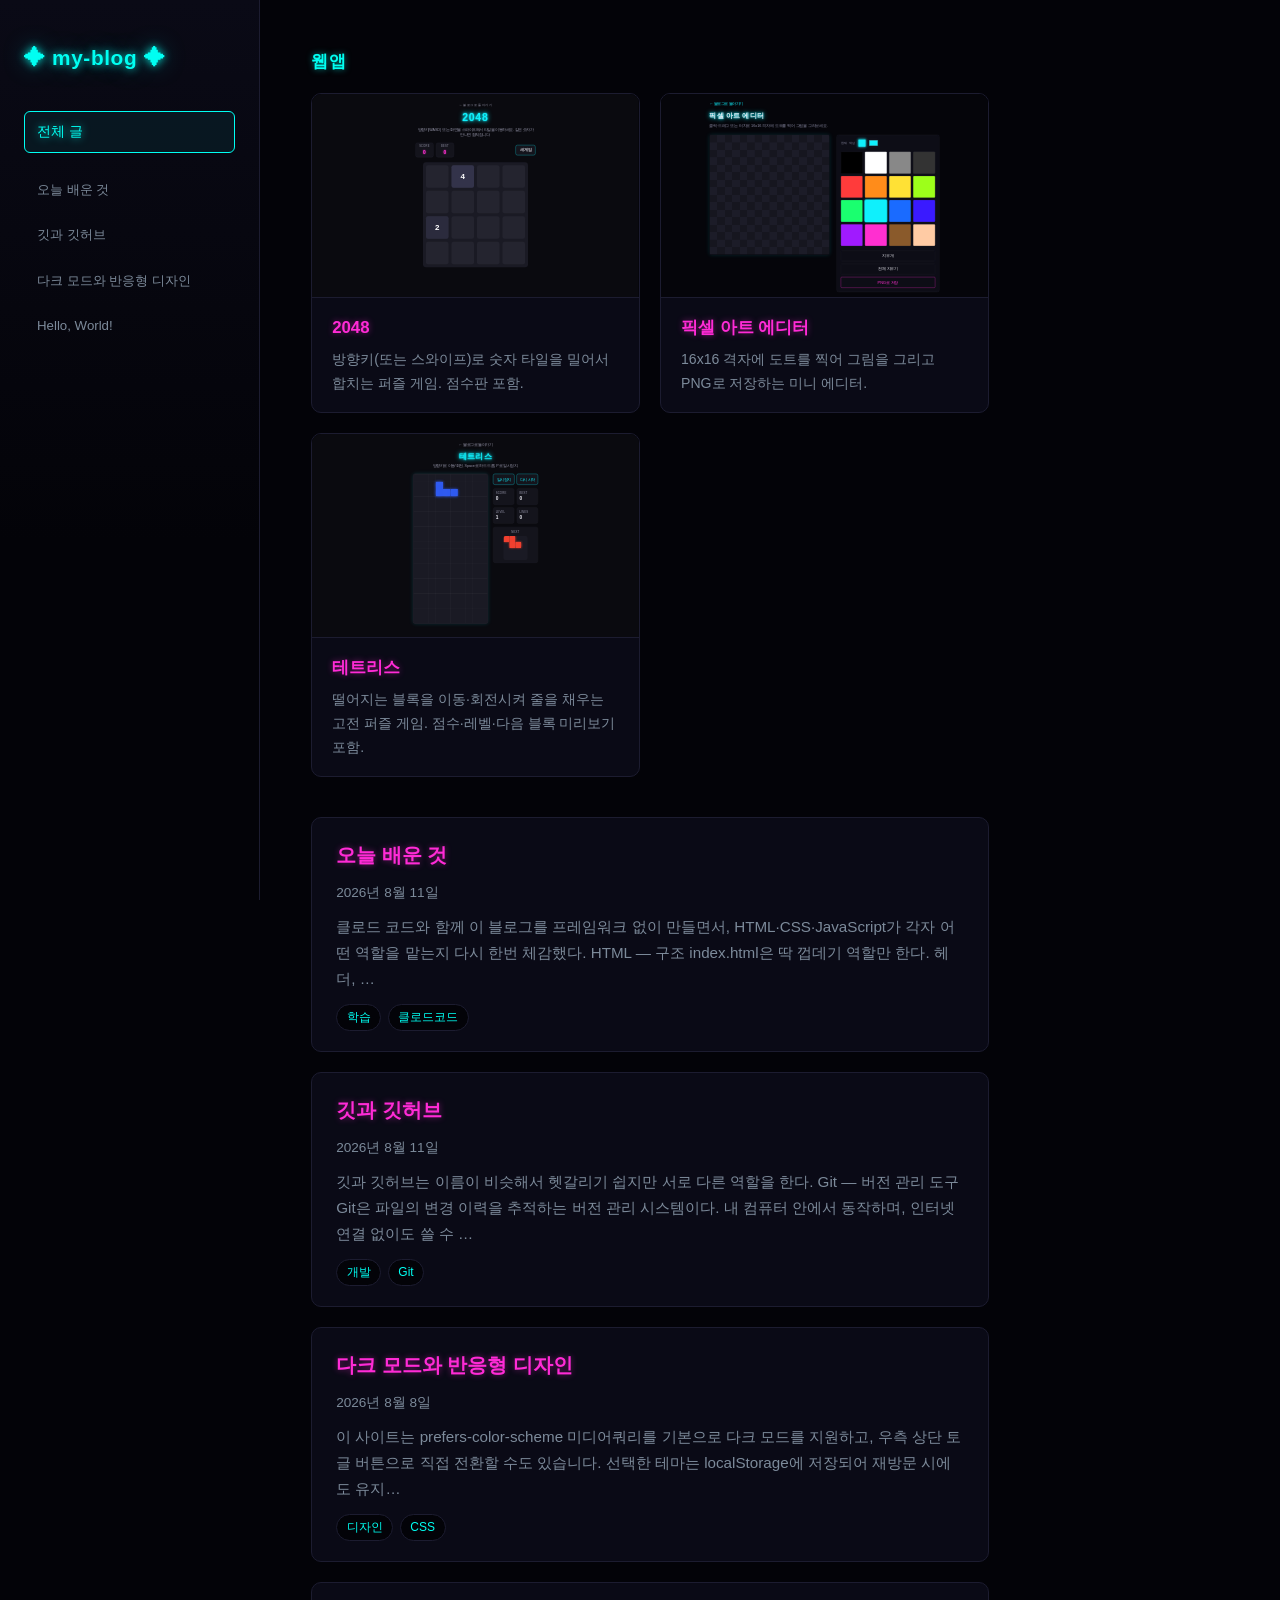
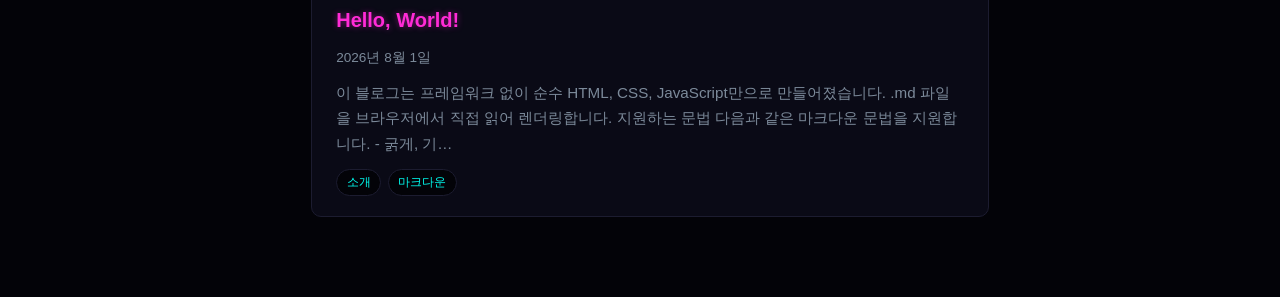
<file: index.html>
<!DOCTYPE html>
<html lang="ko">
<head>
  <meta charset="UTF-8">
  <meta name="viewport" content="width=device-width, initial-scale=1">
  <title>my-blog</title>
  <link rel="stylesheet" href="css/style.css">
</head>
<body>
  <div class="shell">
    <aside class="sidebar">
      <a class="site-title" href="#/">✦ my-blog ✦</a>
      <nav id="post-nav" class="post-nav" aria-label="글 목록"></nav>
    </aside>

    <main id="app" class="content"></main>
  </div>

  <script src="js/frontmatter.js"></script>
  <script src="js/markdown.js"></script>
  <script src="js/app.js"></script>
</body>
</html>
</file>
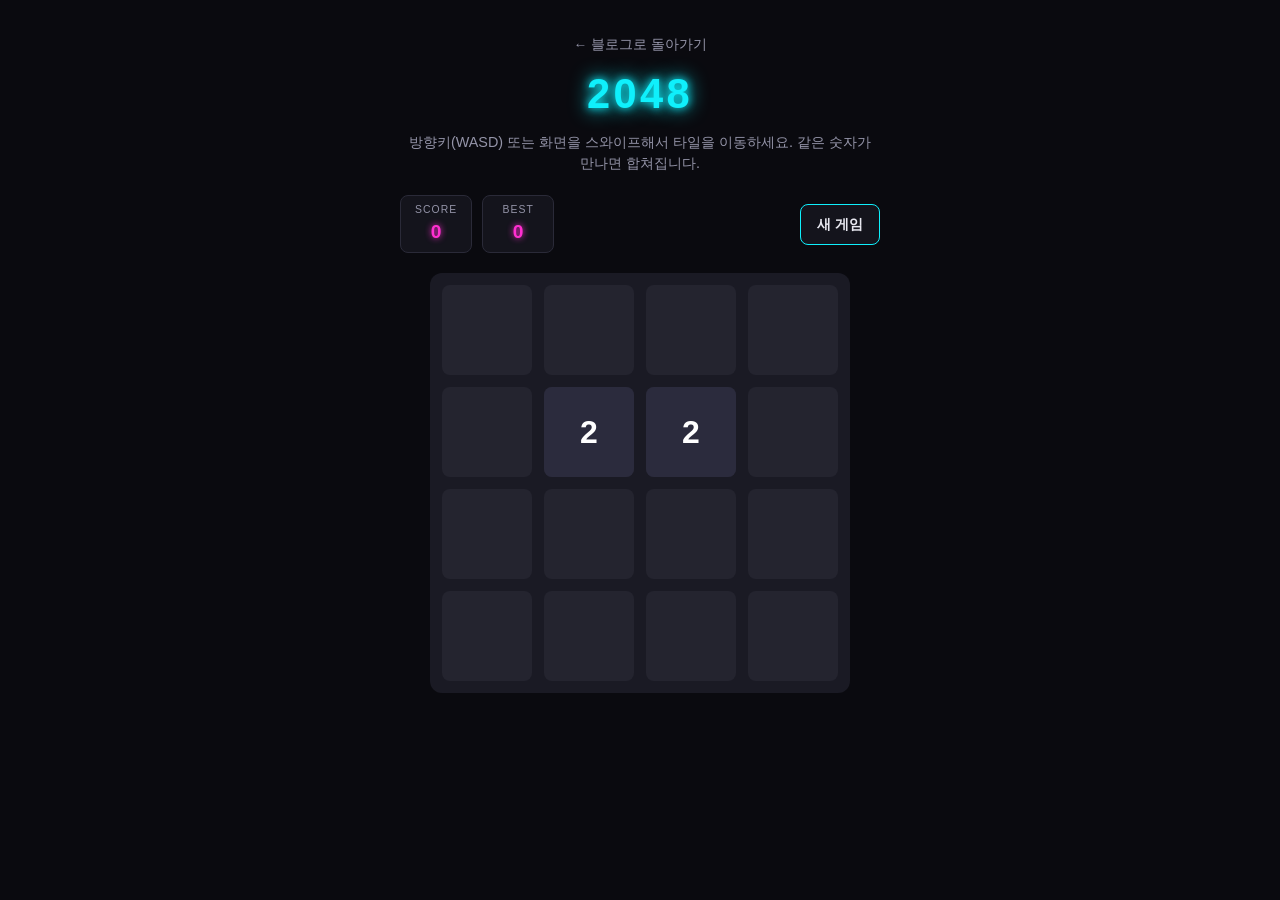
<file: apps/2048/index.html>
<!DOCTYPE html>
<html lang="ko">
<head>
<meta charset="UTF-8" />
<meta name="viewport" content="width=device-width, initial-scale=1, maximum-scale=1, user-scalable=no" />
<title>2048</title>
<link rel="stylesheet" href="style.css" />
</head>
<body>
<div class="app">
  <header class="header">
    <a class="back-link" href="../../index.html">← 블로그로 돌아가기</a>
    <h1 class="title">2048</h1>
    <p class="hint">방향키(WASD) 또는 화면을 스와이프해서 타일을 이동하세요. 같은 숫자가 만나면 합쳐집니다.</p>
  </header>

  <div class="toolbar">
    <div class="scoreboard" aria-live="polite">
      <div class="score-box">
        <span class="score-label">SCORE</span>
        <span class="score-value" id="score">0</span>
      </div>
      <div class="score-box">
        <span class="score-label">BEST</span>
        <span class="score-value" id="best">0</span>
      </div>
    </div>
    <button type="button" class="btn restart-btn" id="restart-btn">새 게임</button>
  </div>

  <div class="board-wrap">
    <div class="board" id="board" role="img" aria-label="2048 게임 보드">
      <div class="grid-bg" id="grid-bg"></div>
      <div class="tile-layer" id="tile-layer"></div>
    </div>

    <div class="overlay" id="win-overlay" hidden>
      <div class="overlay-panel">
        <p class="overlay-title">You Win!</p>
        <p class="overlay-text">2048 타일을 만들었습니다!</p>
        <div class="overlay-actions">
          <button type="button" class="btn" id="continue-btn">계속하기</button>
          <button type="button" class="btn" id="win-restart-btn">다시 시작</button>
        </div>
      </div>
    </div>

    <div class="overlay" id="lose-overlay" hidden>
      <div class="overlay-panel">
        <p class="overlay-title">Game Over</p>
        <p class="overlay-text">최종 점수: <span id="final-score">0</span></p>
        <div class="overlay-actions">
          <button type="button" class="btn" id="lose-restart-btn">다시 시작</button>
        </div>
      </div>
    </div>
  </div>
</div>

<script src="game.js" defer></script>
</body>
</html>
</file>
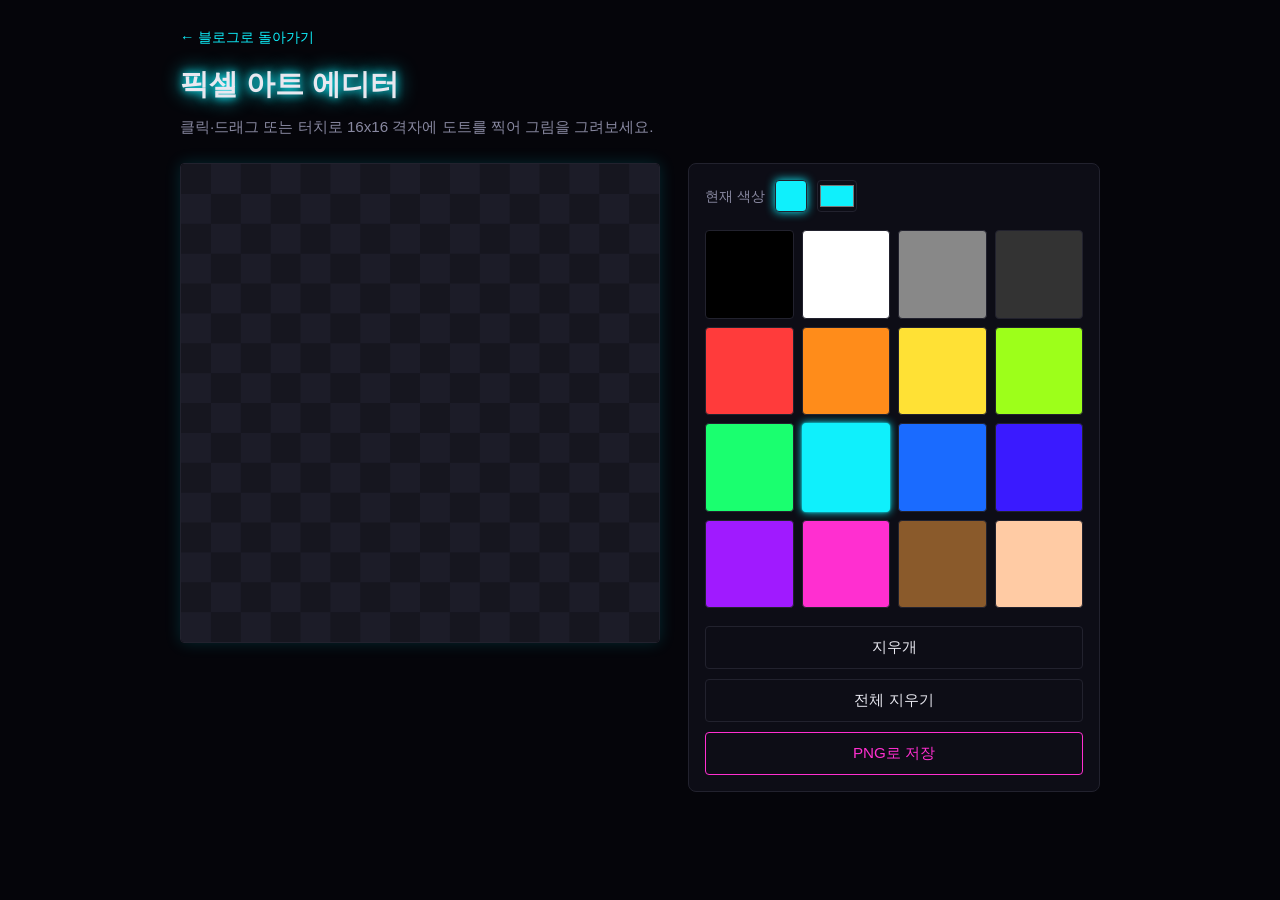
<file: apps/pixel-editor/index.html>
<!DOCTYPE html>
<html lang="ko">
<head>
<meta charset="UTF-8" />
<meta name="viewport" content="width=device-width, initial-scale=1, maximum-scale=1, user-scalable=no" />
<title>픽셀 아트 에디터</title>
<link rel="stylesheet" href="style.css" />
</head>
<body>
<div class="app">
  <header class="header">
    <a class="back-link" href="../../index.html">← 블로그로 돌아가기</a>
    <h1 class="title">픽셀 아트 에디터</h1>
    <p class="hint">클릭·드래그 또는 터치로 16x16 격자에 도트를 찍어 그림을 그려보세요.</p>
  </header>

  <div class="main">
    <div class="canvas-block">
      <canvas id="pixel-canvas" role="img" aria-label="16x16 픽셀 아트 캔버스"></canvas>
    </div>

    <div class="control-panel">
      <div class="current-color-row">
        <span class="current-color-label">현재 색상</span>
        <div class="current-color-preview" id="current-color-preview"></div>
        <input type="color" id="custom-color" class="custom-color-input" aria-label="커스텀 색상 선택" value="#0ff0fc" />
      </div>

      <div class="palette" id="palette"></div>

      <div class="tool-row">
        <button type="button" class="btn tool-btn" id="eraser-btn" aria-pressed="false" aria-label="지우개">지우개</button>
        <button type="button" class="btn tool-btn" id="clear-btn">전체 지우기</button>
        <button type="button" class="btn tool-btn save-btn" id="save-btn">PNG로 저장</button>
      </div>
    </div>
  </div>
</div>

<script src="editor.js" defer></script>
</body>
</html>
</file>
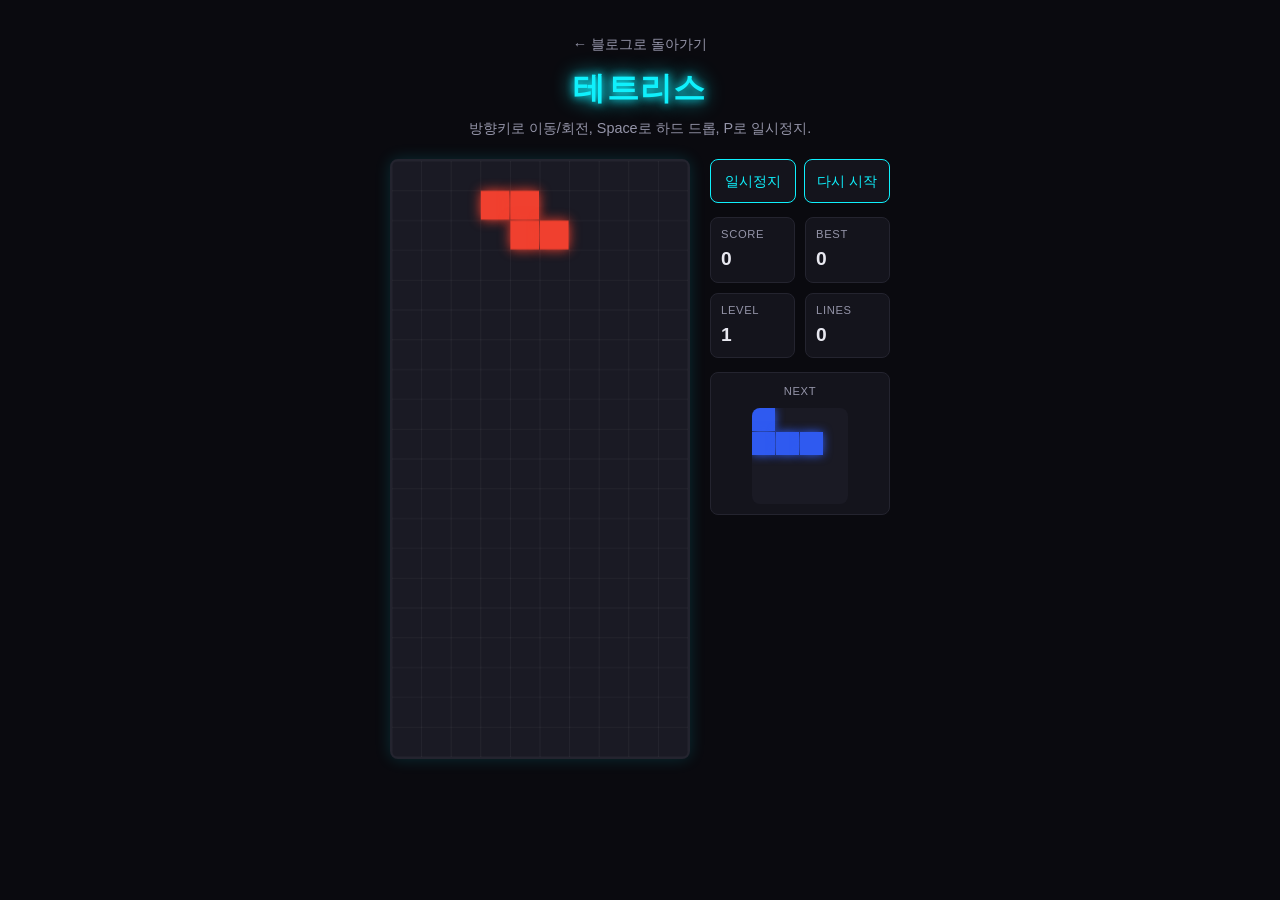
<file: apps/tetris/index.html>
<!DOCTYPE html>
<html lang="ko">
<head>
<meta charset="UTF-8" />
<meta name="viewport" content="width=device-width, initial-scale=1, maximum-scale=1, user-scalable=no" />
<title>테트리스</title>
<link rel="stylesheet" href="style.css" />
</head>
<body>
<div class="app">
  <header class="header">
    <a class="back-link" href="../../index.html">← 블로그로 돌아가기</a>
    <h1 class="title">테트리스</h1>
    <p class="hint">방향키로 이동/회전, Space로 하드 드롭, P로 일시정지.</p>
  </header>

  <div class="game-area">
    <div class="board-wrap">
      <canvas id="board" class="board" role="img" aria-label="테트리스 게임 보드"></canvas>

      <div class="overlay" id="pause-overlay" hidden>
        <div class="overlay-panel">
          <p class="overlay-title">PAUSED</p>
          <button type="button" class="btn" id="resume-btn">재개</button>
        </div>
      </div>

      <div class="overlay" id="gameover-overlay" hidden>
        <div class="overlay-panel">
          <p class="overlay-title">Game Over</p>
          <p class="overlay-text">최종 점수: <span id="final-score">0</span></p>
          <div class="overlay-actions">
            <button type="button" class="btn" id="gameover-restart-btn">다시 시작</button>
          </div>
        </div>
      </div>
    </div>

    <aside class="side-panel">
      <div class="panel-buttons">
        <button type="button" class="btn" id="pause-btn">일시정지</button>
        <button type="button" class="btn" id="restart-btn">다시 시작</button>
      </div>

      <div class="stats" aria-live="polite">
        <div class="stat-box">
          <span class="stat-label">SCORE</span>
          <span class="stat-value" id="score">0</span>
        </div>
        <div class="stat-box">
          <span class="stat-label">BEST</span>
          <span class="stat-value" id="best">0</span>
        </div>
        <div class="stat-box">
          <span class="stat-label">LEVEL</span>
          <span class="stat-value" id="level">1</span>
        </div>
        <div class="stat-box">
          <span class="stat-label">LINES</span>
          <span class="stat-value" id="lines">0</span>
        </div>
      </div>

      <div class="next-box">
        <span class="stat-label">NEXT</span>
        <canvas id="next" class="next-canvas" width="96" height="96"></canvas>
      </div>
    </aside>
  </div>

  <div class="touch-controls">
    <button type="button" class="touch-btn" id="btn-left" aria-label="왼쪽으로 이동">◀</button>
    <button type="button" class="touch-btn" id="btn-rotate" aria-label="회전">⟳</button>
    <button type="button" class="touch-btn" id="btn-down" aria-label="소프트 드롭">▼</button>
    <button type="button" class="touch-btn" id="btn-right" aria-label="오른쪽으로 이동">▶</button>
  </div>
</div>

<script src="game.js" defer></script>
</body>
</html>
</file>
<file: css/style.css>
:root {
  --bg: #030308;
  --bg-elevated: #0a0a16;
  --text: #dff6ff;
  --text-muted: #7c8a9a;
  --accent: #00fff2;
  --accent-2: #ff2bd6;
  --border: #1c1c30;
  --code-bg: #08080f;
}

* {
  box-sizing: border-box;
}

html {
  color-scheme: dark;
}

body {
  margin: 0;
  background: var(--bg);
  color: var(--text);
  font-family: -apple-system, BlinkMacSystemFont, "Segoe UI", "Noto Sans KR", Roboto, Helvetica, Arial, sans-serif;
  line-height: 1.7;
  -webkit-font-smoothing: antialiased;
}

a {
  color: var(--accent);
}

/* 레이아웃: 사이드바 내비게이션 + 메인 콘텐츠 */
.shell {
  display: flex;
  min-height: 100vh;
}

.sidebar {
  width: 260px;
  flex-shrink: 0;
  padding: 2.5rem 1.5rem;
  border-right: 1px solid var(--border);
  background: linear-gradient(180deg, var(--bg-elevated), var(--bg) 60%);
  position: sticky;
  top: 0;
  height: 100vh;
  overflow-y: auto;
}

.site-title {
  display: block;
  margin-bottom: 2.25rem;
  font-size: 1.3rem;
  font-weight: 700;
  letter-spacing: 0.03em;
  text-decoration: none;
  color: var(--accent);
  text-shadow: 0 0 8px rgba(0, 255, 242, 0.85), 0 0 24px rgba(0, 255, 242, 0.35);
}

.post-nav {
  display: flex;
  flex-direction: column;
  gap: 0.3rem;
}

.nav-list {
  list-style: none;
  margin: 0.75rem 0 0;
  padding: 0;
  display: flex;
  flex-direction: column;
  gap: 0.3rem;
}

.nav-link {
  display: block;
  padding: 0.5rem 0.75rem;
  border: 1px solid transparent;
  border-radius: 6px;
  color: var(--text-muted);
  font-size: 0.88rem;
  text-decoration: none;
  transition: color 0.15s ease, border-color 0.15s ease, text-shadow 0.15s ease;
}

.nav-list .nav-link {
  font-size: 0.83rem;
}

.nav-link:hover {
  color: var(--accent-2);
  text-shadow: 0 0 6px rgba(255, 43, 214, 0.7);
}

.nav-link.active {
  color: var(--accent);
  border-color: var(--accent);
  background: rgba(0, 255, 242, 0.06);
  text-shadow: 0 0 8px rgba(0, 255, 242, 0.7);
}

.content {
  flex: 1;
  min-width: 0;
  max-width: 780px;
  padding: 3rem clamp(1.25rem, 4vw, 3.5rem) 5rem;
}

.status {
  color: var(--text-muted);
  text-align: center;
  padding: 3rem 1rem;
  font-size: 1.15rem;
  font-weight: 600;
}

/* 웹앱 포트폴리오 */
.apps-section {
  margin-bottom: 2.5rem;
}

.apps-heading {
  margin: 0 0 1rem;
  font-size: 1.05rem;
  letter-spacing: 0.04em;
  color: var(--accent);
  text-shadow: 0 0 6px rgba(0, 255, 242, 0.5);
}

.apps-grid {
  list-style: none;
  margin: 0;
  padding: 0;
  display: grid;
  grid-template-columns: repeat(auto-fill, minmax(220px, 1fr));
  gap: 1.25rem;
}

.app-card {
  border: 1px solid var(--border);
  border-radius: 10px;
  background: var(--bg-elevated);
  overflow: hidden;
  transition: border-color 0.15s ease, box-shadow 0.15s ease;
}

.app-card:hover {
  border-color: var(--accent-2);
  box-shadow: 0 0 18px rgba(255, 43, 214, 0.18);
}

.app-card-link {
  display: block;
  text-decoration: none;
  color: inherit;
}

.app-preview {
  aspect-ratio: 16 / 10;
  border-bottom: 1px solid var(--border);
  background: var(--bg);
  overflow: hidden;
}

.app-preview iframe {
  width: 400%;
  height: 400%;
  border: 0;
  transform: scale(0.25);
  transform-origin: top left;
  pointer-events: none;
}

.app-info {
  padding: 1rem 1.25rem;
}

.app-info h3 {
  margin: 0 0 0.35rem;
  font-size: 1.05rem;
  color: var(--accent-2);
  text-shadow: 0 0 6px rgba(255, 43, 214, 0.45);
}

.app-info p {
  margin: 0;
  color: var(--text-muted);
  font-size: 0.88rem;
}

/* 글 목록 */
.post-list {
  list-style: none;
  margin: 0;
  padding: 0;
  display: flex;
  flex-direction: column;
  gap: 1.25rem;
}

.post-card {
  border: 1px solid var(--border);
  border-radius: 10px;
  background: var(--bg-elevated);
  transition: border-color 0.15s ease, box-shadow 0.15s ease;
}

.post-card:hover {
  border-color: var(--accent);
  box-shadow: 0 0 18px rgba(0, 255, 242, 0.18);
}

.post-card a {
  display: block;
  padding: 1.25rem 1.5rem;
  text-decoration: none;
  color: inherit;
}

.post-card h2 {
  margin: 0 0 0.35rem;
  font-size: 1.25rem;
  color: var(--accent-2);
  text-shadow: 0 0 6px rgba(255, 43, 214, 0.45);
}

.post-card time {
  color: var(--text-muted);
  font-size: 0.85rem;
}

.post-card p {
  margin: 0.6rem 0 0;
  color: var(--text-muted);
  font-size: 0.95rem;
}

/* 태그 */
.tags {
  list-style: none;
  display: flex;
  flex-wrap: wrap;
  gap: 0.4rem;
  margin: 0.75rem 0 0;
  padding: 0;
}

.tag {
  font-size: 0.75rem;
  color: var(--accent);
  background: var(--bg);
  border: 1px solid var(--border);
  border-radius: 999px;
  padding: 0.15rem 0.6rem;
}

/* 글 상세 */
.back-link {
  display: inline-block;
  margin-bottom: 1.5rem;
  font-size: 0.9rem;
  text-decoration: none;
}

.post h1 {
  margin: 0 0 0.5rem;
  font-size: 2rem;
  line-height: 1.3;
  color: var(--accent);
  text-shadow: 0 0 10px rgba(0, 255, 242, 0.5), 0 0 28px rgba(0, 255, 242, 0.2);
}

.post > time {
  color: var(--text-muted);
  font-size: 0.9rem;
}

.prose {
  margin-top: 1.75rem;
}

.prose h1,
.prose h2,
.prose h3,
.prose h4 {
  line-height: 1.35;
  margin: 2rem 0 0.75rem;
  color: var(--accent-2);
  text-shadow: 0 0 6px rgba(255, 43, 214, 0.4);
}

.prose p {
  margin: 0 0 1.1rem;
}

.prose ul,
.prose ol {
  margin: 0 0 1.1rem;
  padding-left: 1.4rem;
}

.prose li {
  margin: 0.3rem 0;
}

.prose blockquote {
  margin: 1.25rem 0;
  padding: 0.25rem 1rem;
  border-left: 3px solid var(--accent-2);
  color: var(--text-muted);
  font-style: italic;
}

.prose blockquote p {
  margin: 0.5rem 0;
}

.prose hr {
  border: none;
  height: 1px;
  margin: 2rem 0;
  background: linear-gradient(90deg, var(--accent), transparent 70%);
}

.prose img {
  max-width: 100%;
  height: auto;
  border-radius: 8px;
  display: block;
  margin: 1rem 0;
  border: 1px solid var(--border);
}

.prose code {
  background: var(--code-bg);
  border: 1px solid var(--border);
  border-radius: 4px;
  padding: 0.15rem 0.4rem;
  font-size: 0.9em;
  color: var(--accent);
  font-family: ui-monospace, SFMono-Regular, "Cascadia Code", Consolas, monospace;
}

.prose pre {
  background: var(--code-bg);
  border: 1px solid var(--border);
  border-radius: 8px;
  padding: 1rem;
  overflow-x: auto;
  margin: 0 0 1.25rem;
  box-shadow: inset 0 0 24px rgba(0, 255, 242, 0.05);
}

.prose pre code {
  background: none;
  border: none;
  padding: 0;
  color: var(--text);
  font-size: 0.875rem;
  line-height: 1.6;
}

@media (max-width: 860px) {
  .shell {
    flex-direction: column;
  }

  .sidebar {
    width: 100%;
    height: auto;
    position: sticky;
    top: 0;
    z-index: 10;
    border-right: none;
    border-bottom: 1px solid var(--border);
    padding: 1rem 1.1rem;
  }

  .site-title {
    margin-bottom: 0.75rem;
    font-size: 1.1rem;
  }

  .post-nav {
    flex-direction: row;
    align-items: center;
    overflow-x: auto;
    gap: 0.5rem;
    padding-bottom: 0.15rem;
  }

  .nav-list {
    display: contents;
  }

  .nav-list li {
    display: contents;
  }

  .nav-link {
    white-space: nowrap;
  }

  .content {
    padding: 1.75rem 1.1rem 3rem;
  }

  .post h1 {
    font-size: 1.6rem;
  }

  .post-card a {
    padding: 1rem 1.1rem;
  }
}
</file>
<file: apps/2048/style.css>
:root {
  --bg: #0a0a0f;
  --panel: #14141c;
  --board-bg: #1a1a24;
  --cell-bg: #24242f;
  --text: #e8e8f0;
  --muted: #9494a8;
  --accent: #0ff0fc;
  --accent-2: #ff2fd0;

  --tile-2: #2b2b3d;
  --tile-4: #33334a;
  --tile-8: #3d2f6b;
  --tile-16: #4a2f8a;
  --tile-32: #6a2fa8;
  --tile-64: #9a2fc0;
  --tile-128: #c92fb0;
  --tile-256: #e02f8a;
  --tile-512: #f04a5a;
  --tile-1024: #f0842f;
  --tile-2048: #f0d02f;

  --gap: clamp(8px, 2vw, 12px);
  --radius: clamp(4px, 1vw, 8px);
}

* {
  box-sizing: border-box;
}

html, body {
  margin: 0;
  padding: 0;
  width: 100%;
  overflow-x: hidden;
}

body {
  background: var(--bg);
  color: var(--text);
  font-family: -apple-system, BlinkMacSystemFont, "Segoe UI", Pretendard, Roboto, sans-serif;
  line-height: 1.5;
  min-height: 100vh;
  display: flex;
  justify-content: center;
  padding: clamp(12px, 4vw, 32px) 16px;
}

.app {
  width: 100%;
  max-width: 480px;
  display: flex;
  flex-direction: column;
  gap: clamp(12px, 3vw, 20px);
}

.header {
  text-align: center;
  position: relative;
}

.back-link {
  display: inline-block;
  margin-bottom: 8px;
  color: var(--muted);
  font-size: 0.85rem;
  text-decoration: none;
  transition: color 0.15s ease;
}

.back-link:hover {
  color: var(--accent);
}

.title {
  margin: 0;
  font-size: clamp(1.8rem, 6vw, 2.6rem);
  letter-spacing: 0.08em;
  color: var(--accent);
  text-shadow: 0 0 8px var(--accent), 0 0 20px var(--accent);
}

.hint {
  margin: 6px 0 0;
  color: var(--muted);
  font-size: 0.9rem;
}

.toolbar {
  display: flex;
  align-items: center;
  justify-content: space-between;
  gap: 12px;
}

.scoreboard {
  display: flex;
  gap: 10px;
}

.score-box {
  background: var(--panel);
  border: 1px solid #2a2a38;
  border-radius: var(--radius);
  padding: 6px 14px;
  min-width: 72px;
  text-align: center;
}

.score-label {
  display: block;
  font-size: 0.65rem;
  letter-spacing: 0.1em;
  color: var(--muted);
}

.score-value {
  display: block;
  font-size: 1.2rem;
  font-weight: 700;
  color: var(--accent-2);
  text-shadow: 0 0 6px var(--accent-2);
}

.btn {
  background: var(--panel);
  color: var(--text);
  border: 1px solid var(--accent);
  border-radius: var(--radius);
  padding: 10px 16px;
  font-size: 0.9rem;
  font-weight: 600;
  cursor: pointer;
  transition: box-shadow 0.15s ease, transform 0.1s ease;
}

.btn:hover {
  box-shadow: 0 0 10px var(--accent);
}

.btn:active {
  transform: scale(0.97);
}

.board-wrap {
  position: relative;
  width: min(90vw, 420px);
  margin: 0 auto;
}

.board {
  position: relative;
  width: 100%;
  aspect-ratio: 1 / 1;
  background: var(--board-bg);
  border-radius: calc(var(--radius) * 1.5);
  padding: var(--gap);
  touch-action: none;
  user-select: none;
}

.grid-bg {
  position: absolute;
  inset: var(--gap);
  display: grid;
  grid-template-columns: repeat(4, 1fr);
  grid-template-rows: repeat(4, 1fr);
  gap: var(--gap);
}

.grid-bg .cell {
  background: var(--cell-bg);
  border-radius: var(--radius);
}

.tile-layer {
  position: absolute;
  inset: var(--gap);
}

.tile {
  position: absolute;
  top: 0;
  left: 0;
  display: flex;
  align-items: center;
  justify-content: center;
  border-radius: var(--radius);
  font-weight: 700;
  color: #fff;
  background: var(--tile-2);
  font-size: clamp(1rem, 6vw, 2rem);
}

.tile.tile-new {
  animation: tile-spawn 0.15s ease-out;
}

.tile.tile-merged {
  animation: tile-pop 0.15s ease-out;
}

.tile[data-value="2"] { background: var(--tile-2); }
.tile[data-value="4"] { background: var(--tile-4); }
.tile[data-value="8"] { background: var(--tile-8); }
.tile[data-value="16"] { background: var(--tile-16); }
.tile[data-value="32"] { background: var(--tile-32); }
.tile[data-value="64"] { background: var(--tile-64); }
.tile[data-value="128"] { background: var(--tile-128); font-size: clamp(0.9rem, 5vw, 1.7rem); }
.tile[data-value="256"] { background: var(--tile-256); font-size: clamp(0.9rem, 5vw, 1.7rem); }
.tile[data-value="512"] { background: var(--tile-512); font-size: clamp(0.9rem, 5vw, 1.7rem); }
.tile[data-value="1024"] { background: var(--tile-1024); font-size: clamp(0.75rem, 4.5vw, 1.4rem); }
.tile[data-value="2048"] { background: var(--tile-2048); color: #14141c; font-size: clamp(0.75rem, 4.5vw, 1.4rem); text-shadow: 0 0 8px #fff; }

@keyframes tile-spawn {
  from { transform: scale(0); }
  to { transform: scale(1); }
}

@keyframes tile-pop {
  0% { transform: scale(1); }
  50% { transform: scale(1.15); }
  100% { transform: scale(1); }
}

.overlay {
  position: absolute;
  inset: 0;
  background: rgba(10, 10, 15, 0.85);
  display: flex;
  align-items: center;
  justify-content: center;
  border-radius: calc(var(--radius) * 1.5);
}

.overlay[hidden] {
  display: none;
}

.overlay-panel {
  text-align: center;
  padding: clamp(16px, 5vw, 28px);
}

.overlay-title {
  margin: 0 0 8px;
  font-size: clamp(1.4rem, 6vw, 2rem);
  color: var(--accent);
  text-shadow: 0 0 8px var(--accent), 0 0 20px var(--accent);
}

.overlay-text {
  margin: 0 0 16px;
  color: var(--text);
}

.overlay-actions {
  display: flex;
  gap: 10px;
  justify-content: center;
  flex-wrap: wrap;
}

@media (max-width: 480px) {
  .toolbar {
    flex-direction: column;
    align-items: stretch;
  }

  .scoreboard {
    justify-content: center;
  }

  .restart-btn {
    width: 100%;
  }
}
</file>
<file: apps/pixel-editor/style.css>
:root {
  --bg: #05050a;
  --panel: #0d0d16;
  --accent: #0ff0fc;
  --accent-2: #ff2fd0;
  --text: #e8e8f0;
  --muted: #8888a0;
  --border: #22222e;
  --checker-a: #16161f;
  --checker-b: #1c1c28;
}

* {
  box-sizing: border-box;
}

html, body {
  overflow-x: hidden;
  max-width: 100%;
}

body {
  margin: 0;
  background: var(--bg);
  color: var(--text);
  font-family: -apple-system, "Segoe UI", "Pretendard", "Malgun Gothic", sans-serif;
  line-height: 1.6;
}

.app {
  max-width: 960px;
  margin: 0 auto;
  padding: 24px 20px 48px;
}

.header {
  margin-bottom: 24px;
}

.back-link {
  display: inline-block;
  color: var(--accent);
  text-decoration: none;
  font-size: 0.9rem;
  margin-bottom: 12px;
}

.back-link:hover {
  text-decoration: underline;
}

.title {
  margin: 0 0 8px;
  font-size: 1.8rem;
  color: var(--text);
  text-shadow: 0 0 8px var(--accent), 0 0 20px var(--accent);
}

.hint {
  margin: 0;
  color: var(--muted);
  font-size: 0.95rem;
}

.main {
  display: flex;
  flex-direction: row;
  gap: 28px;
  align-items: flex-start;
}

.canvas-block {
  flex: 0 0 auto;
}

#pixel-canvas {
  width: min(90vw, 480px);
  aspect-ratio: 1 / 1;
  display: block;
  touch-action: none;
  border: 1px solid var(--border);
  border-radius: 4px;
  box-shadow: 0 0 16px rgba(15, 240, 252, 0.15);
}

.control-panel {
  flex: 1 1 260px;
  min-width: 0;
  display: flex;
  flex-direction: column;
  gap: 18px;
  background: var(--panel);
  border: 1px solid var(--border);
  border-radius: 8px;
  padding: 16px;
}

.current-color-row {
  display: flex;
  align-items: center;
  gap: 10px;
  flex-wrap: wrap;
}

.current-color-label {
  color: var(--muted);
  font-size: 0.85rem;
}

.current-color-preview {
  width: 32px;
  height: 32px;
  border-radius: 4px;
  border: 1px solid var(--border);
  background-color: var(--accent);
  box-shadow: 0 0 10px var(--accent);
}

.custom-color-input {
  width: 40px;
  height: 32px;
  padding: 0;
  border: 1px solid var(--border);
  border-radius: 4px;
  background: none;
  cursor: pointer;
}

.palette {
  display: grid;
  grid-template-columns: repeat(4, 1fr);
  gap: 8px;
}

.swatch {
  width: 100%;
  aspect-ratio: 1 / 1;
  min-width: 36px;
  min-height: 36px;
  border-radius: 4px;
  border: 1px solid var(--border);
  cursor: pointer;
  padding: 0;
}

.swatch[aria-pressed="true"] {
  border-color: var(--accent);
  box-shadow: 0 0 8px var(--accent), 0 0 2px var(--accent);
}

.tool-row {
  display: flex;
  flex-direction: column;
  gap: 10px;
}

.btn {
  font-family: inherit;
  font-size: 0.95rem;
  color: var(--text);
  background: var(--panel);
  border: 1px solid var(--border);
  border-radius: 4px;
  padding: 10px 14px;
  cursor: pointer;
  min-height: 40px;
}

.btn:hover {
  border-color: var(--accent);
}

.tool-btn[aria-pressed="true"] {
  border-color: var(--accent);
  box-shadow: 0 0 8px var(--accent);
  color: var(--accent);
}

.save-btn {
  color: var(--accent-2);
  border-color: var(--accent-2);
}

.save-btn:hover {
  box-shadow: 0 0 8px var(--accent-2);
}

@media (max-width: 640px) {
  .main {
    flex-direction: column;
    align-items: stretch;
  }

  .canvas-block {
    display: flex;
    justify-content: center;
  }
}
</file>
<file: apps/tetris/style.css>
:root {
  --bg: #0a0a0f;
  --panel: #14141c;
  --board-bg: #1a1a24;
  --grid-line: #24242f;
  --text: #e8e8f0;
  --muted: #9494a8;
  --accent: #0ff0fc;
  --accent-2: #ff2fd0;

  --piece-i: #2fd0f0;
  --piece-o: #f0d02f;
  --piece-t: #b02ff0;
  --piece-s: #2ff06a;
  --piece-z: #f0402f;
  --piece-j: #2f5af0;
  --piece-l: #f0842f;

  --radius: clamp(4px, 1vw, 8px);
}

* {
  box-sizing: border-box;
}

html, body {
  margin: 0;
  padding: 0;
  width: 100%;
  overflow-x: hidden;
}

body {
  background: var(--bg);
  color: var(--text);
  font-family: -apple-system, BlinkMacSystemFont, "Segoe UI", Pretendard, Roboto, sans-serif;
  line-height: 1.5;
  min-height: 100vh;
  display: flex;
  justify-content: center;
  padding: clamp(12px, 4vw, 32px) 16px;
}

.app {
  width: 100%;
  max-width: 720px;
  display: flex;
  flex-direction: column;
  gap: clamp(12px, 3vw, 20px);
}

.header {
  text-align: center;
  position: relative;
}

.back-link {
  display: inline-block;
  color: var(--muted);
  text-decoration: none;
  font-size: 0.9rem;
  margin-bottom: 8px;
}

.back-link:hover {
  color: var(--accent);
}

.title {
  margin: 0 0 6px;
  font-size: clamp(1.5rem, 5vw, 2rem);
  color: var(--accent);
  text-shadow: 0 0 8px var(--accent), 0 0 20px var(--accent);
  letter-spacing: 0.04em;
}

.hint {
  margin: 0;
  color: var(--muted);
  font-size: 0.9rem;
}

.game-area {
  display: flex;
  flex-direction: row;
  gap: clamp(12px, 3vw, 20px);
  align-items: flex-start;
  justify-content: center;
}

.board-wrap {
  position: relative;
  flex: 0 0 auto;
}

.board {
  display: block;
  width: min(90vw, 300px);
  aspect-ratio: 1 / 2;
  background: var(--board-bg);
  border: 2px solid var(--grid-line);
  border-radius: var(--radius);
  box-shadow: 0 0 16px rgba(15, 240, 252, 0.15);
}

.side-panel {
  display: flex;
  flex-direction: column;
  gap: 14px;
  width: 180px;
  flex: 0 0 auto;
}

.panel-buttons {
  display: flex;
  gap: 8px;
}

.btn {
  flex: 1;
  padding: 10px 12px;
  min-height: 44px;
  border: 1px solid var(--accent);
  border-radius: var(--radius);
  background: var(--panel);
  color: var(--accent);
  font-size: 0.9rem;
  cursor: pointer;
  transition: background 0.15s ease, color 0.15s ease;
}

.btn:hover {
  background: var(--accent);
  color: var(--bg);
}

.stats {
  display: grid;
  grid-template-columns: 1fr 1fr;
  gap: 10px;
}

.stat-box {
  background: var(--panel);
  border: 1px solid var(--grid-line);
  border-radius: var(--radius);
  padding: 8px 10px;
  display: flex;
  flex-direction: column;
  gap: 2px;
}

.stat-label {
  font-size: 0.7rem;
  color: var(--muted);
  letter-spacing: 0.06em;
}

.stat-value {
  font-size: 1.2rem;
  font-weight: 700;
  color: var(--text);
}

.next-box {
  background: var(--panel);
  border: 1px solid var(--grid-line);
  border-radius: var(--radius);
  padding: 10px;
  display: flex;
  flex-direction: column;
  align-items: center;
  gap: 8px;
}

.next-canvas {
  width: 96px;
  height: 96px;
  background: var(--board-bg);
  border-radius: var(--radius);
}

.overlay {
  position: absolute;
  inset: 0;
  background: rgba(10, 10, 15, 0.85);
  display: flex;
  align-items: center;
  justify-content: center;
  border-radius: var(--radius);
}

.overlay[hidden] {
  display: none;
}

.overlay-panel {
  text-align: center;
  padding: 20px;
}

.overlay-title {
  margin: 0 0 12px;
  font-size: 1.4rem;
  color: var(--accent-2);
  text-shadow: 0 0 8px var(--accent-2), 0 0 20px var(--accent-2);
}

.overlay-text {
  margin: 0 0 16px;
  color: var(--text);
}

.overlay-actions {
  display: flex;
  gap: 10px;
  justify-content: center;
}

.touch-controls {
  display: none;
  gap: 10px;
  justify-content: center;
}

.touch-btn {
  min-width: 44px;
  min-height: 44px;
  padding: 10px 16px;
  font-size: 1.2rem;
  border: 1px solid var(--accent);
  border-radius: var(--radius);
  background: var(--panel);
  color: var(--accent);
  touch-action: manipulation;
  cursor: pointer;
}

.touch-btn:active {
  background: var(--accent);
  color: var(--bg);
}

@media (max-width: 860px) {
  .game-area {
    flex-direction: column;
    align-items: center;
  }

  .side-panel {
    width: 100%;
    max-width: min(90vw, 300px);
  }

  .touch-controls {
    display: flex;
  }
}
</file>
